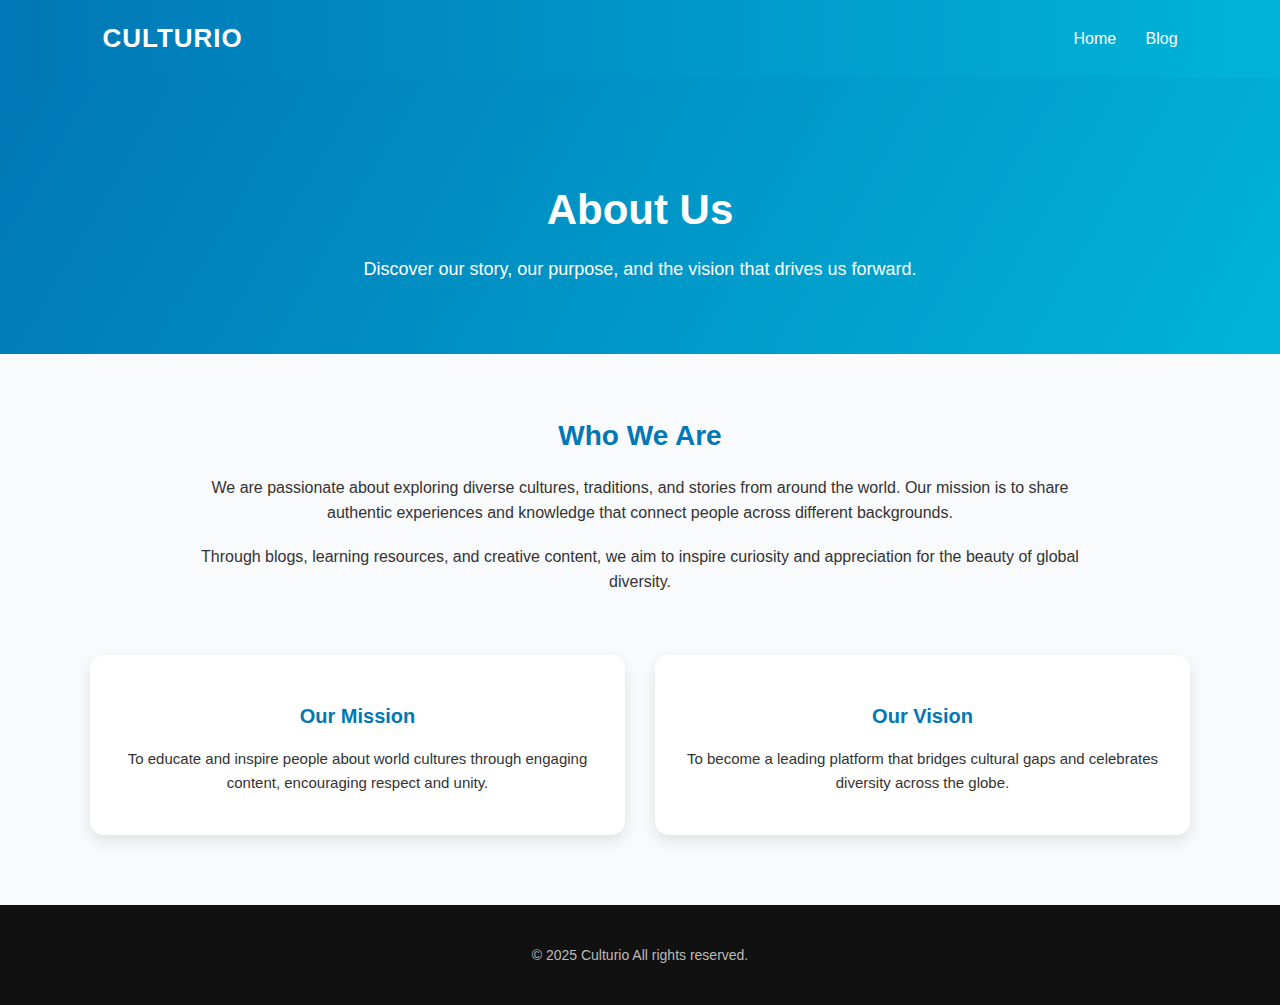
<file: pages/about.html>
<!DOCTYPE html>
<html lang="en">
  <head>
    <meta charset="UTF-8" />
    <title>About Us</title>
    <link rel="stylesheet" href="/styles/about.css" />
  </head>
  <body>
    <header>
      <div class="logo">CULTURIO</div>
      <nav>
        <a href="/index.html">Home</a>
        <a href="/pages/blog.html">Blog</a>
      </nav>
    </header>

    <section class="hero">
      <h1>About Us</h1>
      <p>
        Discover our story, our purpose, and the vision that drives us forward.
      </p>
    </section>

    <section class="about">
      <h2>Who We Are</h2>
      <p>
        We are passionate about exploring diverse cultures, traditions, and
        stories from around the world. Our mission is to share authentic
        experiences and knowledge that connect people across different
        backgrounds.
      </p>
      <p>
        Through blogs, learning resources, and creative content, we aim to
        inspire curiosity and appreciation for the beauty of global diversity.
      </p>
    </section>

    <section class="cards">
      <div class="card">
        <h3>Our Mission</h3>
        <p>
          To educate and inspire people about world cultures through engaging
          content, encouraging respect and unity.
        </p>
      </div>
      <div class="card">
        <h3>Our Vision</h3>
        <p>
          To become a leading platform that bridges cultural gaps and celebrates
          diversity across the globe.
        </p>
      </div>
    </section>

    <footer>
      <p>&copy; 2025 Culturio All rights reserved.</p>
    </footer>
  </body>
</html>
</file>
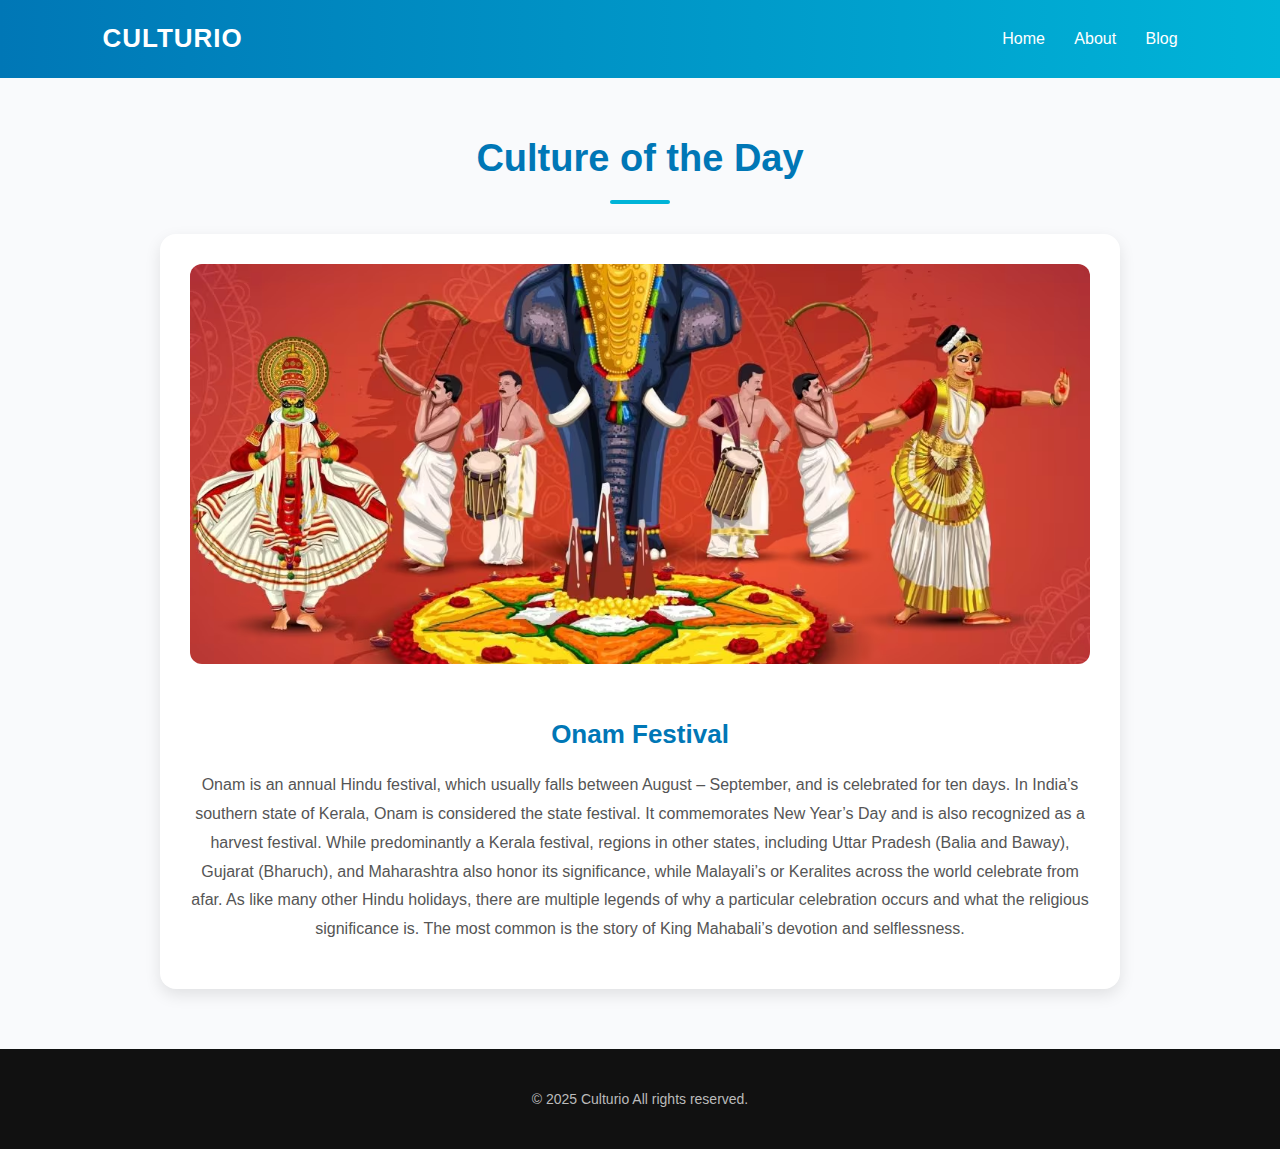
<file: pages/culture.html>
<!DOCTYPE html>
<html lang="en">
  <head>
    <meta charset="UTF-8" />
    <title>Culture of the Day</title>
    <link rel="stylesheet" href="../styles/culture.css" />
  </head>
  <body>
    <header>
      <div class="logo">CULTURIO</div>
      <nav>
        <a href="../index.html">Home</a>
        <a href="../pages/about.html">About</a>
        <a href="../pages/about.html">Blog</a>
      </nav>
    </header>

    <h1 class="page-title">Culture of the Day</h1>

    <section class="culture-container">
      <img src="../assets/CultureDay.avif" alt="Culture of the Day" />
      <h2>Onam Festival</h2>
      <p>
        Onam is an annual Hindu festival, which usually falls between August –
        September, and is celebrated for ten days. In India’s southern state of
        Kerala, Onam is considered the state festival. It commemorates New
        Year’s Day and is also recognized as a harvest festival. While
        predominantly a Kerala festival, regions in other states, including
        Uttar Pradesh (Balia and Baway), Gujarat (Bharuch), and Maharashtra also
        honor its significance, while Malayali’s or Keralites across the world
        celebrate from afar. As like many other Hindu holidays, there are
        multiple legends of why a particular celebration occurs and what the
        religious significance is. The most common is the story of King
        Mahabali’s devotion and selflessness.
      </p>
    </section>

    <footer>
      <p>&copy; 2025 Culturio All rights reserved.</p>
    </footer>
  </body>
</html>
</file>
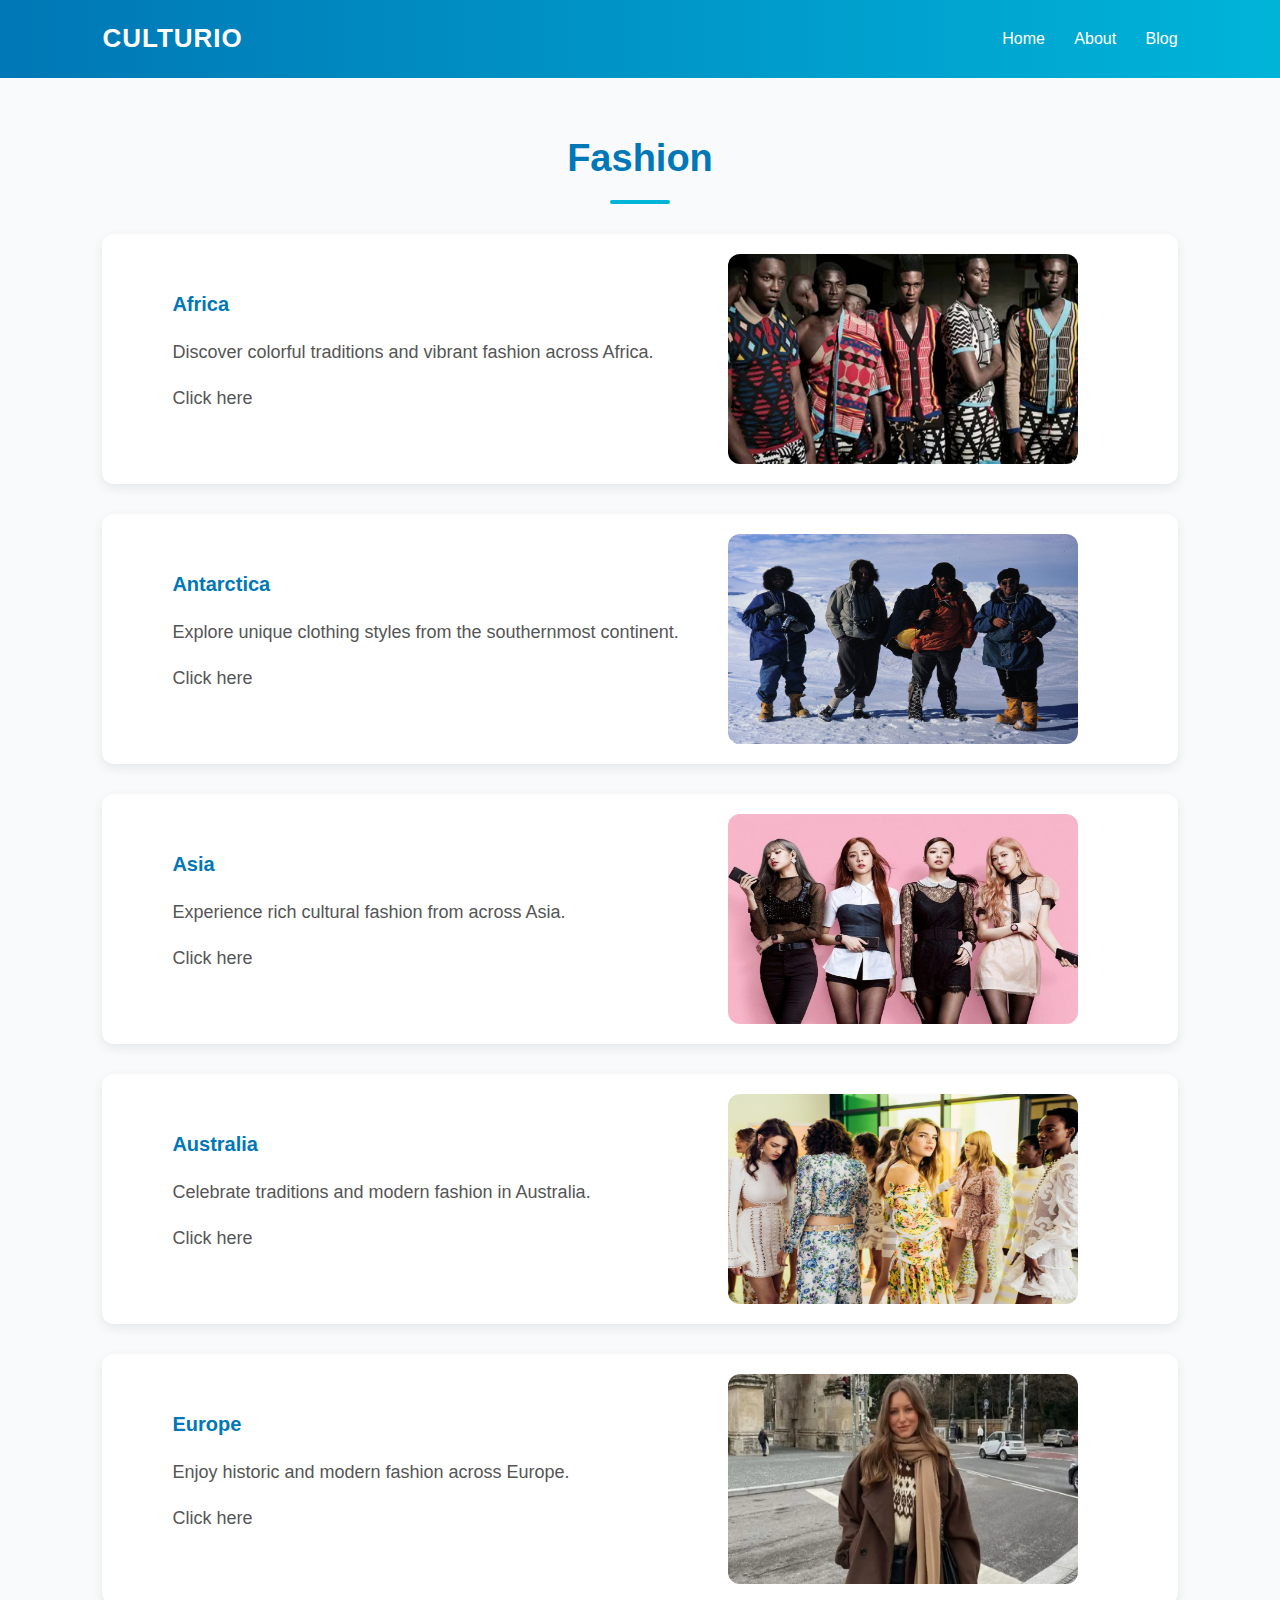
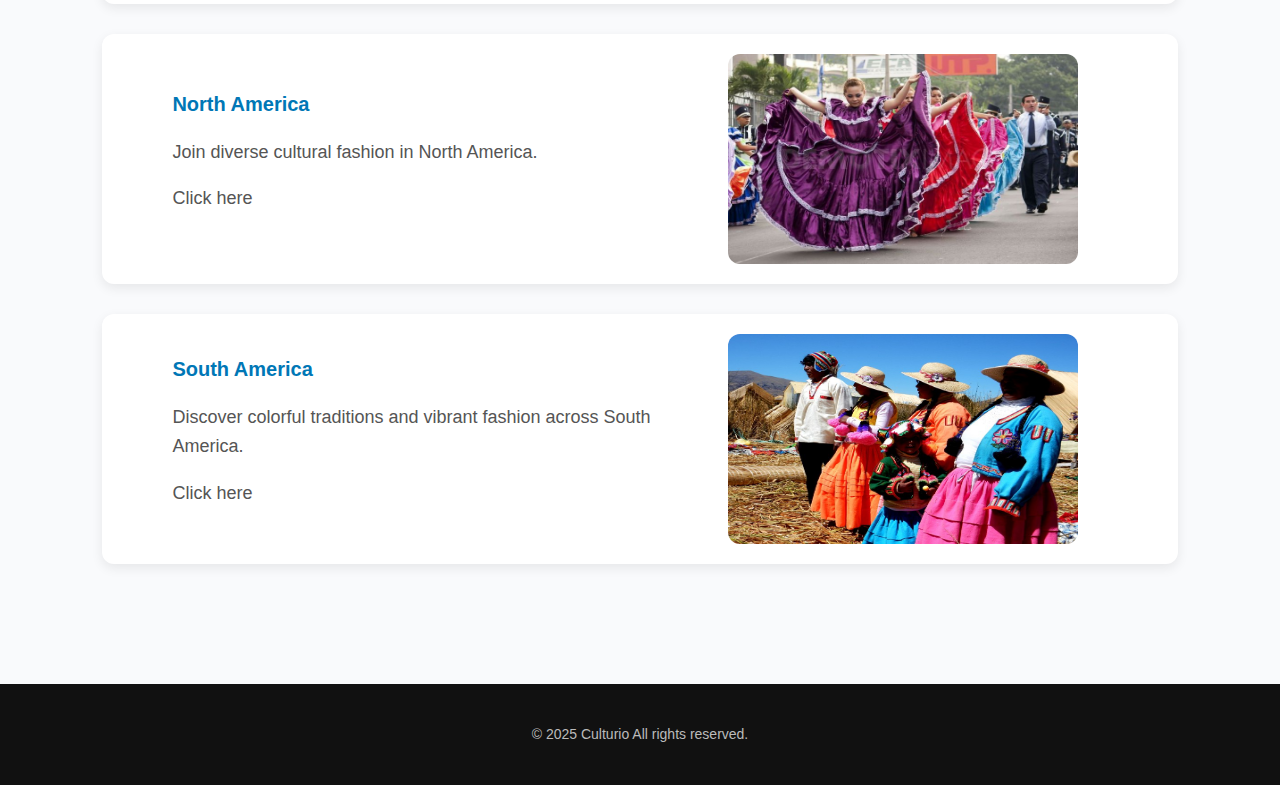
<file: pages/fashion.html>
<!DOCTYPE html>
<html lang="en">
  <head>
    <meta charset="UTF-8" />
    <title>Fashion</title>
    <link rel="stylesheet" href="../styles/cards.css" />
  </head>
  <body>
    <header>
      <div class="logo">CULTURIO</div>
      <nav>
        <a href="../index.html">Home</a>
        <a href="../pages/about.html">About</a>
        <a href="../pages/blog.html">Blog</a>
      </nav>
    </header>

    <h1 class="page-title">Fashion</h1>

    <section class="grid">
      <div class="card">
        <div class="card-content">
          <h3>Africa</h3>
          <p>Discover colorful traditions and vibrant fashion across Africa.</p>
          <a
            href="https://en.wikipedia.org/wiki/Clothing_in_Africa"
            target="_blank"
          >
            <p>Click here</p></a
          >
        </div>
        <img src="../assets/Fashion Africa.webp" alt="Africa Fashion" />
      </div>

      <div class="card">
        <div class="card-content">
          <h3>Antarctica</h3>
          <p>Explore unique clothing styles from the southernmost continent.</p>
          <a
            href="https://www.antarcticaguide.com/antarctica-packing-list/antarctica-clothing"
            target="_blank"
          >
            <p>Click here</p></a
          >
        </div>
        <img src="../assets/Fashion Antarctica.jpg" alt="Antarctica Fashion" />
      </div>

      <div class="card">
        <div class="card-content">
          <h3>Asia</h3>
          <p>Experience rich cultural fashion from across Asia.</p>
          <a
            href="https://fashionhistory.fitnyc.edu/category/asia/"
            target="_blank"
          >
            <p>Click here</p></a
          >
        </div>
        <img src="../assets/Fashion Asia.jpg" alt="Asia Fashion" />
      </div>

      <div class="card">
        <div class="card-content">
          <h3>Australia</h3>
          <p>Celebrate traditions and modern fashion in Australia.</p>
          <a
            href="https://www.encyclopedia.com/fashion/encyclopedias-almanacs-transcripts-and-maps/australian-dress"
            target="_blank"
          >
            <p>Click here</p></a
          >
        </div>
        <img src="../assets/Fashion Australia.jpg" alt="Australia Fashion" />
      </div>

      <div class="card">
        <div class="card-content">
          <h3>Europe</h3>
          <p>Enjoy historic and modern fashion across Europe.</p>
          <a
            href="https://artsandculture.google.com/story/european-through-the-centuries/eQVRWZBT1NvuIg?hl=en"
            target="_blank"
          >
            <p>Click here</p></a
          >
        </div>
        <img src="../assets/Fashion Europe.webp" alt="Europe Fashion" />
      </div>

      <div class="card">
        <div class="card-content">
          <h3>North America</h3>
          <p>Join diverse cultural fashion in North America.</p>
          <a
            href="https://www.encyclopedia.com/fashion/encyclopedias-almanacs-transcripts-and-maps/america-north-history-indigenous-peoples-dress"
            target="_blank"
          >
            <p>Click here</p></a
          >
        </div>
        <img
          src="../assets/Fashion Northamerica.jpg"
          alt="North America Fashion"
        />
      </div>

      <div class="card">
        <div class="card-content">
          <h3>South America</h3>
          <p>
            Discover colorful traditions and vibrant fashion across South
            America.
          </p>
          <a
            href="https://www.encyclopedia.com/fashion/encyclopedias-almanacs-transcripts-and-maps/america-north-history-indigenous-peoples-dress"
            target="_blank"
          >
            <p>Click here</p></a
          >
        </div>
        <img
          src="../assets/Fashion Southamerica.jpg"
          alt="South America Fashion"
        />
      </div>
    </section>

    <footer>
      <p>&copy; 2025 Culturio All rights reserved.</p>
    </footer>
  </body>
</html>
</file>
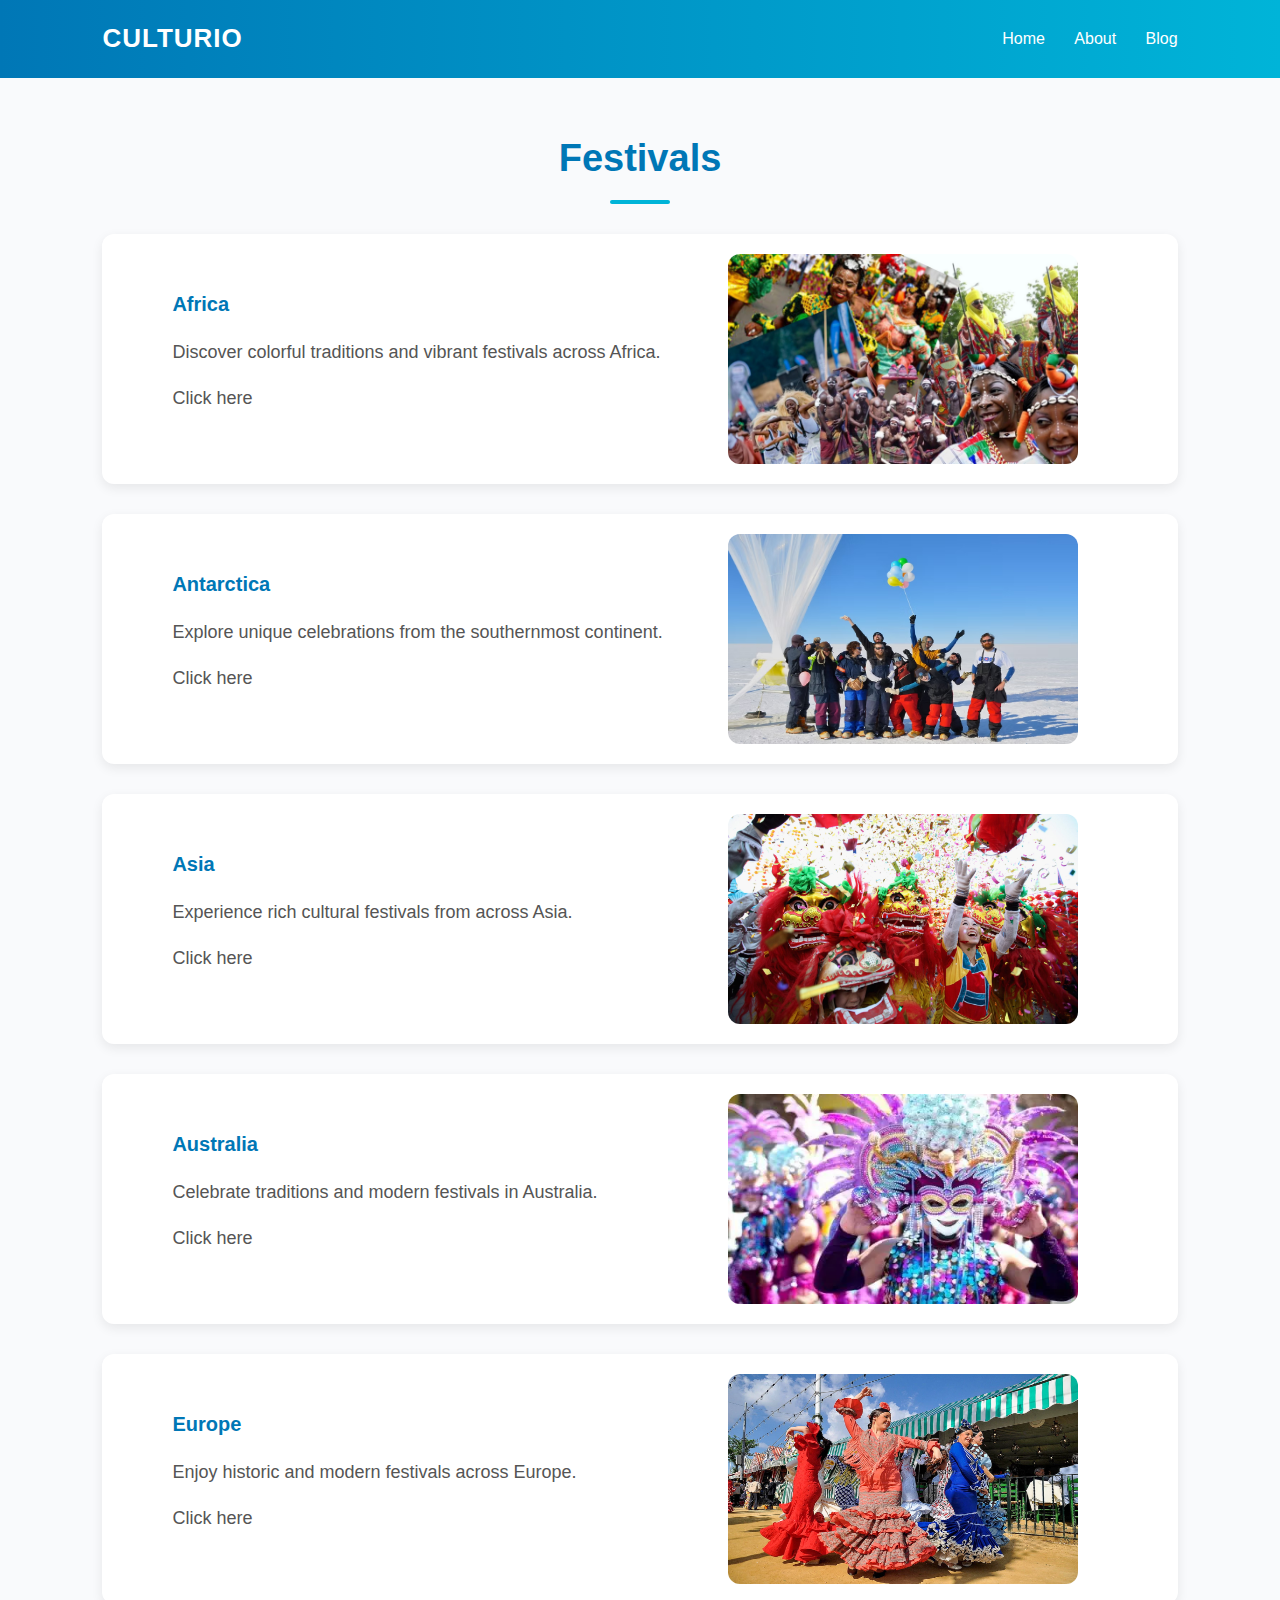
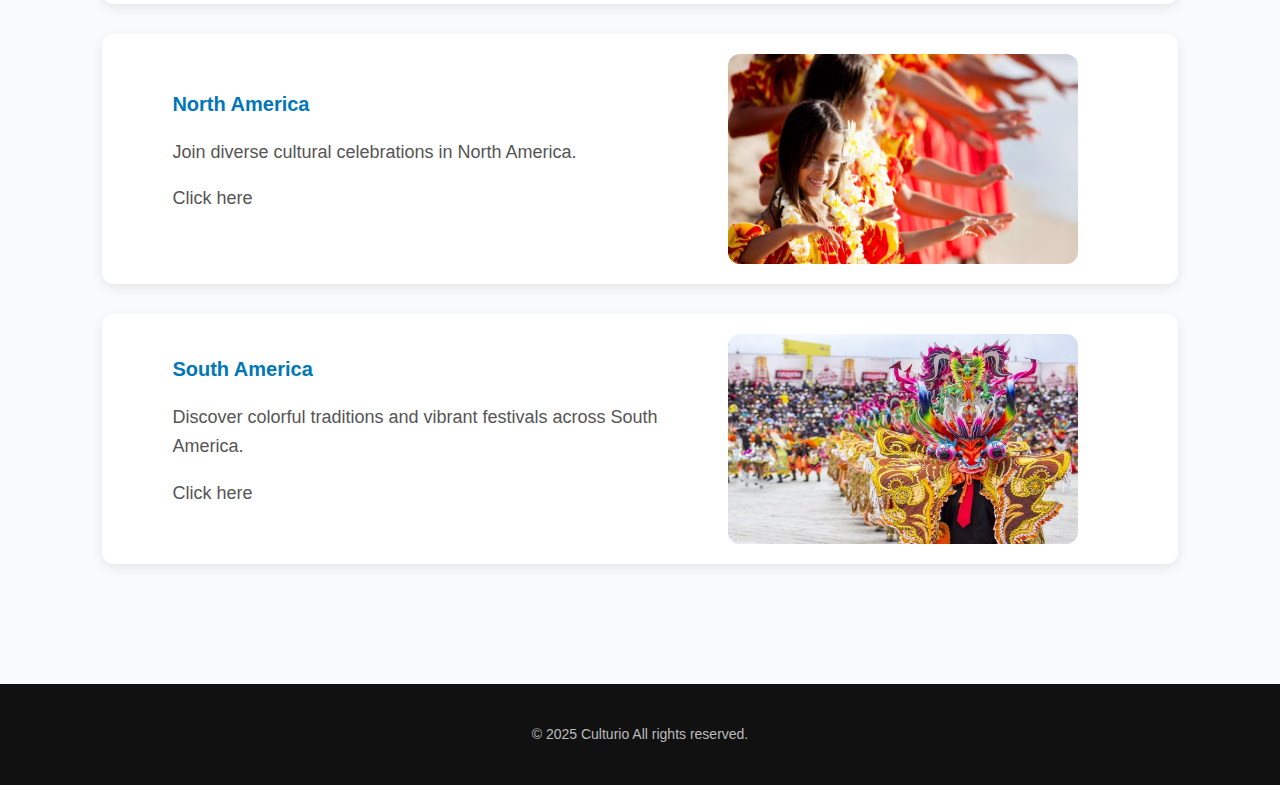
<file: pages/festival.html>
<!DOCTYPE html>
<html lang="en">
  <head>
    <meta charset="UTF-8" />
    <title>Festivals</title>
    <link rel="stylesheet" href="../styles/cards.css" />
  </head>
  <body>
    <header>
      <div class="logo">CULTURIO</div>
      <nav>
        <a href="../index.html">Home</a>
        <a href="../pages/about.html">About</a>
        <a href="../pages/blog.html">Blog</a>
      </nav>
    </header>

    <h1 class="page-title">Festivals</h1>

    <section class="grid">
      <div class="card">
        <div class="card-content">
          <h3>Africa</h3>
          <p>
            Discover colorful traditions and vibrant festivals across Africa.
          </p>
          <a
            href="https://en.wikipedia.org/wiki/Category:Festivals_in_Africa"
            target="_blank"
          >
            <p>Click here</p></a
          >
        </div>
        <img src="../assets/African festival.jpg" alt="Africa Festival" />
      </div>

      <div class="card">
        <div class="card-content">
          <h3>Antarctica</h3>
          <p>Explore unique celebrations from the southernmost continent.</p>
          <a href="https://en.wikipedia.org/wiki/Midwinter_Day" target="_blank">
            <p>Click here</p></a
          >
        </div>
        <img
          src="../assets//Festival Antarctica.avif"
          alt="Antarctica Festival"
        />
      </div>

      <div class="card">
        <div class="card-content">
          <h3>Asia</h3>
          <p>Experience rich cultural festivals from across Asia.</p>
          <a
            href="https://en.wikipedia.org/wiki/List_of_festivals_in_Asia"
            target="_blank"
          >
            <p>Click here</p></a
          >
        </div>
        <img src="../assets//Festival Asia.jpg" alt="Asia Festival" />
      </div>

      <div class="card">
        <div class="card-content">
          <h3>Australia</h3>
          <p>Celebrate traditions and modern festivals in Australia.</p>
          <a
            href="https://en.wikipedia.org/wiki/List_of_festivals_in_Australia"
            target="_blank"
          >
            <p>Click here</p></a
          >
        </div>
        <img src="../assets//Festival Australia.webp" alt="Australia Festival" />
      </div>

      <div class="card">
        <div class="card-content">
          <h3>Europe</h3>
          <p>Enjoy historic and modern festivals across Europe.</p>
          <a
            href="https://en.wikipedia.org/wiki/List_of_festivals_in_Europe"
            target="_blank"
          >
            <p>Click here</p></a
          >
        </div>
        <img src="../assets//Festival Europe.webp" alt="Europe Festival" />
      </div>

      <div class="card">
        <div class="card-content">
          <h3>North America</h3>
          <p>Join diverse cultural celebrations in North America.</p>
          <a
            href="https://en.wikipedia.org/wiki/Category:Festivals_in_North_America_by_country"
            target="_blank"
          >
            <p>Click here</p></a
          >
        </div>
        <img
          src="../assets//Festival Northamerica.avif"
          alt="North America Festival"
        />
      </div>

      <div class="card">
        <div class="card-content">
          <h3>South America</h3>
          <p>
            Discover colorful traditions and vibrant festivals across South
            America.
          </p>
          <a
            href="https://en.wikipedia.org/wiki/List_of_festivals_in_South_America"
            target="_blank"
          >
            <p>Click here</p></a
          >
        </div>
        <img
          src="../assets//Festival Southamerica.jpg"
          alt="South America Festival"
        />
      </div>
    </section>

    <footer>
      <p>&copy; 2025 Culturio All rights reserved.</p>
    </footer>
  </body>
</html>
</file>
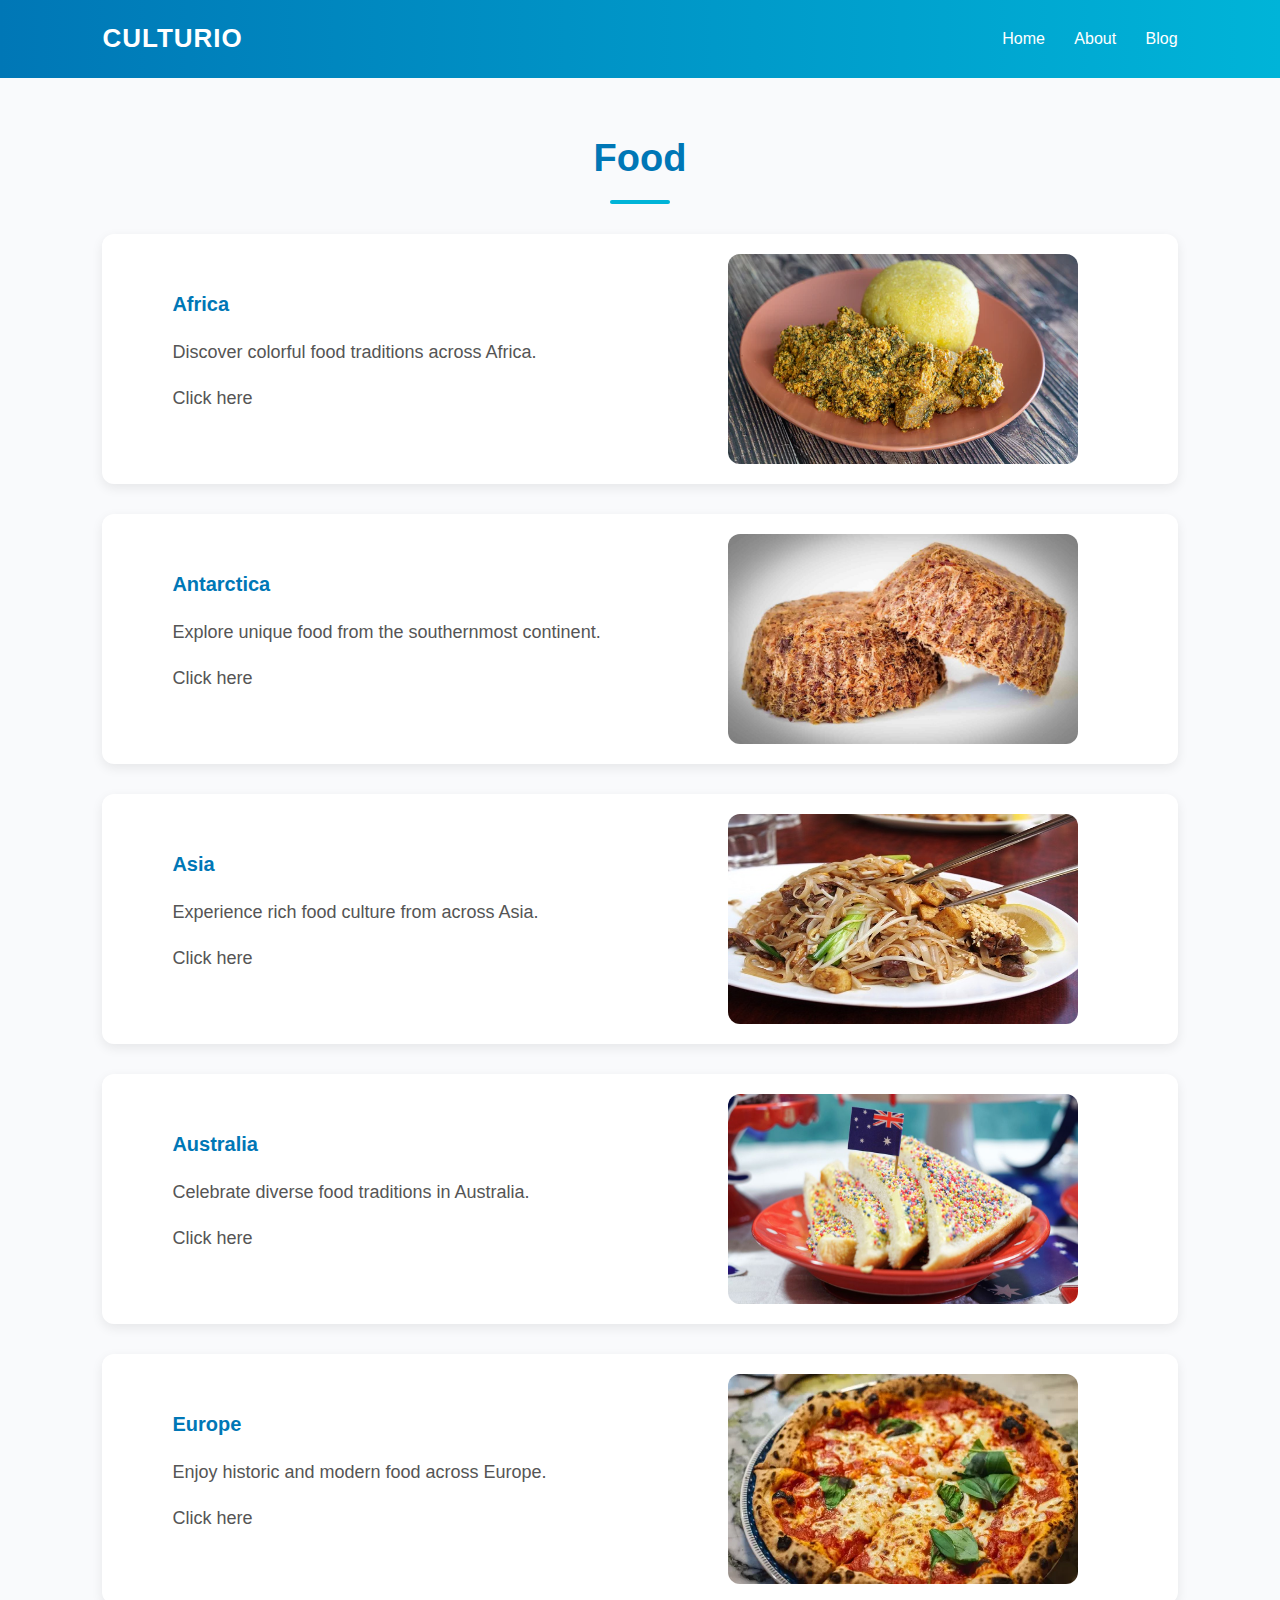
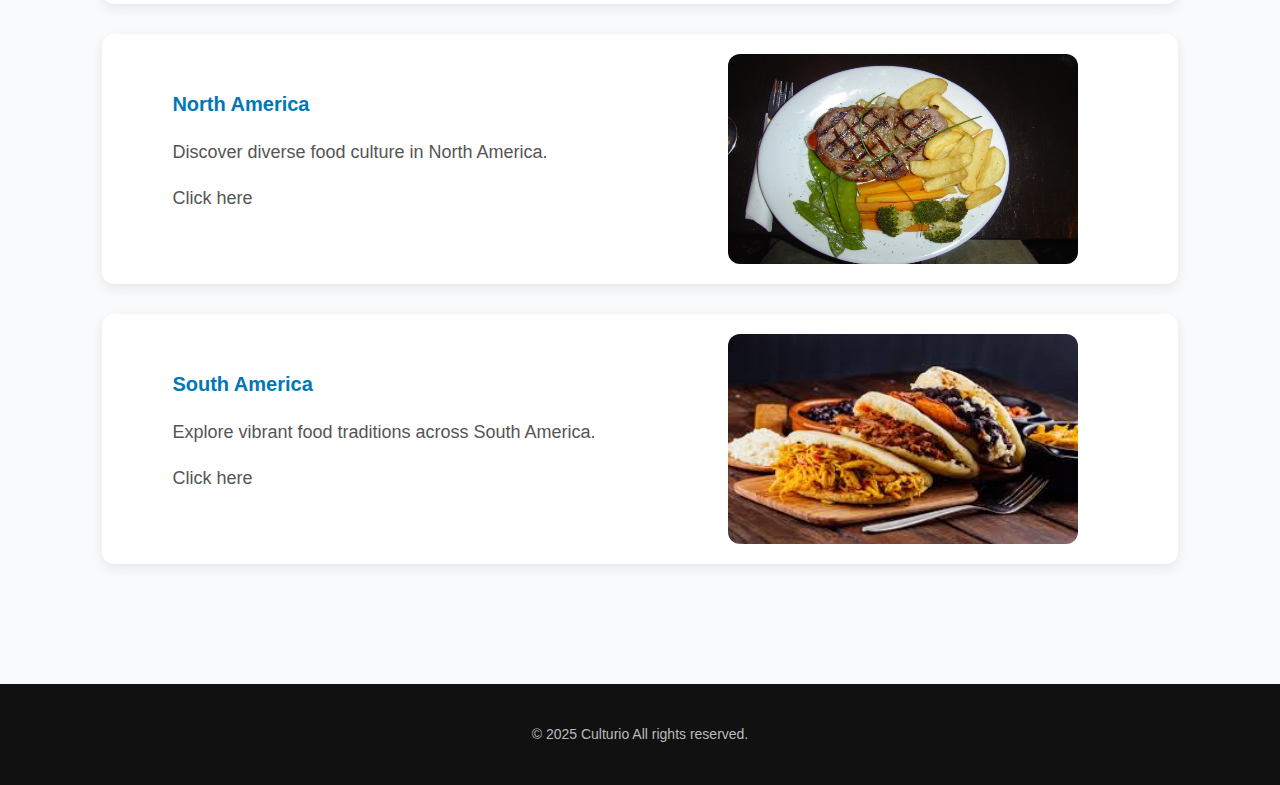
<file: pages/food.html>
<!DOCTYPE html>
<html lang="en">
  <head>
    <meta charset="UTF-8" />
    <title>Food</title>
    <link rel="stylesheet" href="/styles/cards.css" />
  </head>
  <body>
    <header>
      <div class="logo">CULTURIO</div>
      <nav>
        <a href="/index.html">Home</a>
        <a href="/pages/about.html">About</a>
        <a href="/pages/blog.html">Blog</a>
      </nav>
    </header>

    <h1 class="page-title">Food</h1>

    <section class="grid">
      <div class="card">
        <div class="card-content">
          <h3>Africa</h3>
          <p>Discover colorful food traditions across Africa.</p>
          <a
            href="https://en.wikipedia.org/wiki/List_of_African_dishes"
            target="_blank"
          >
            <p>Click here</p>
          </a>
        </div>
        <img src="/assets/Food Africa.webp" alt="Africa Food" />
      </div>

      <div class="card">
        <div class="card-content">
          <h3>Antarctica</h3>
          <p>Explore unique food from the southernmost continent.</p>
          <a
            href="https://www.southamerica.travel/antarctica/travel-info/drink"
            target="_blank"
          >
            <p>Click here</p>
          </a>
        </div>
        <img src="/assets/Food Antarctica.jpg" alt="Antarctica Food" />
      </div>

      <div class="card">
        <div class="card-content">
          <h3>Asia</h3>
          <p>Experience rich food culture from across Asia.</p>
          <a href="https://en.wikipedia.org/wiki/Asian_cuisine" target="_blank">
            <p>Click here</p>
          </a>
        </div>
        <img src="/assets/Food Asia.jpg" alt="Asia Food" />
      </div>

      <div class="card">
        <div class="card-content">
          <h3>Australia</h3>
          <p>Celebrate diverse food traditions in Australia.</p>
          <a
            href="https://en.wikipedia.org/wiki/Australian_cuisine"
            target="_blank"
          >
            <p>Click here</p>
          </a>
        </div>
        <img
          src="/assets/Food Australia.au_fs_3f67bae5-addc-4b3e-8062-fa629f8ac5b0"
          alt="Australia Food"
        />
      </div>

      <div class="card">
        <div class="card-content">
          <h3>Europe</h3>
          <p>Enjoy historic and modern food across Europe.</p>
          <a
            href="https://en.wikipedia.org/wiki/European_cuisine"
            target="_blank"
          >
            <p>Click here</p>
          </a>
        </div>
        <img src="/assets/Food Europe.webp" alt="Europe Food" />
      </div>

      <div class="card">
        <div class="card-content">
          <h3>North America</h3>
          <p>Discover diverse food culture in North America.</p>
          <a
            href="https://en.wikipedia.org/wiki/North_American_cuisine"
            target="_blank"
          >
            <p>Click here</p>
          </a>
        </div>
        <img src="/assets/Food NorthAmerica.jpg" alt="North America Food" />
      </div>

      <div class="card">
        <div class="card-content">
          <h3>South America</h3>
          <p>Explore vibrant food traditions across South America.</p>
          <a
            href="https://en.wikipedia.org/wiki/South_American_cuisine"
            target="_blank"
          >
            <p>Click here</p>
          </a>
        </div>
        <img src="/assets/Food SouthAmerica.jpg" alt="South America Food" />
      </div>
    </section>

    <footer>
      <p>&copy; 2025 Culturio All rights reserved.</p>
    </footer>
  </body>
</html>
</file>
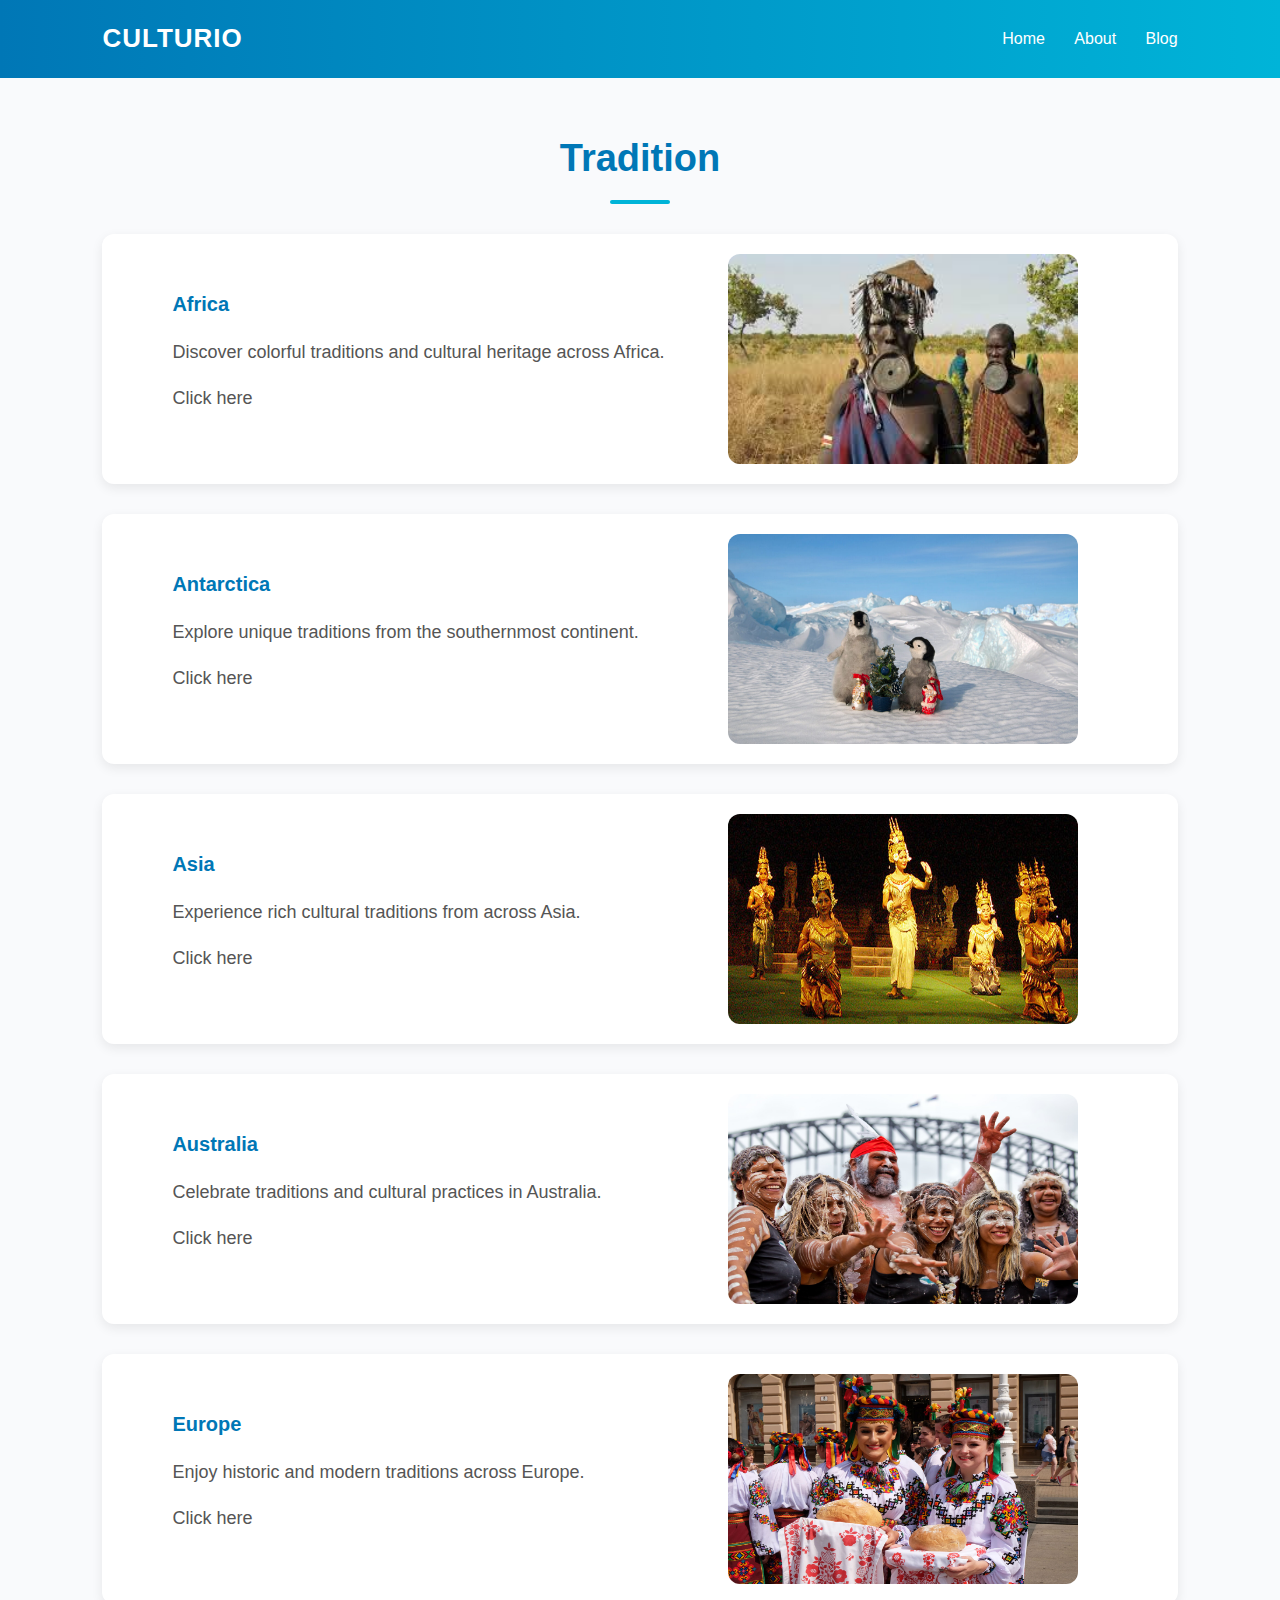
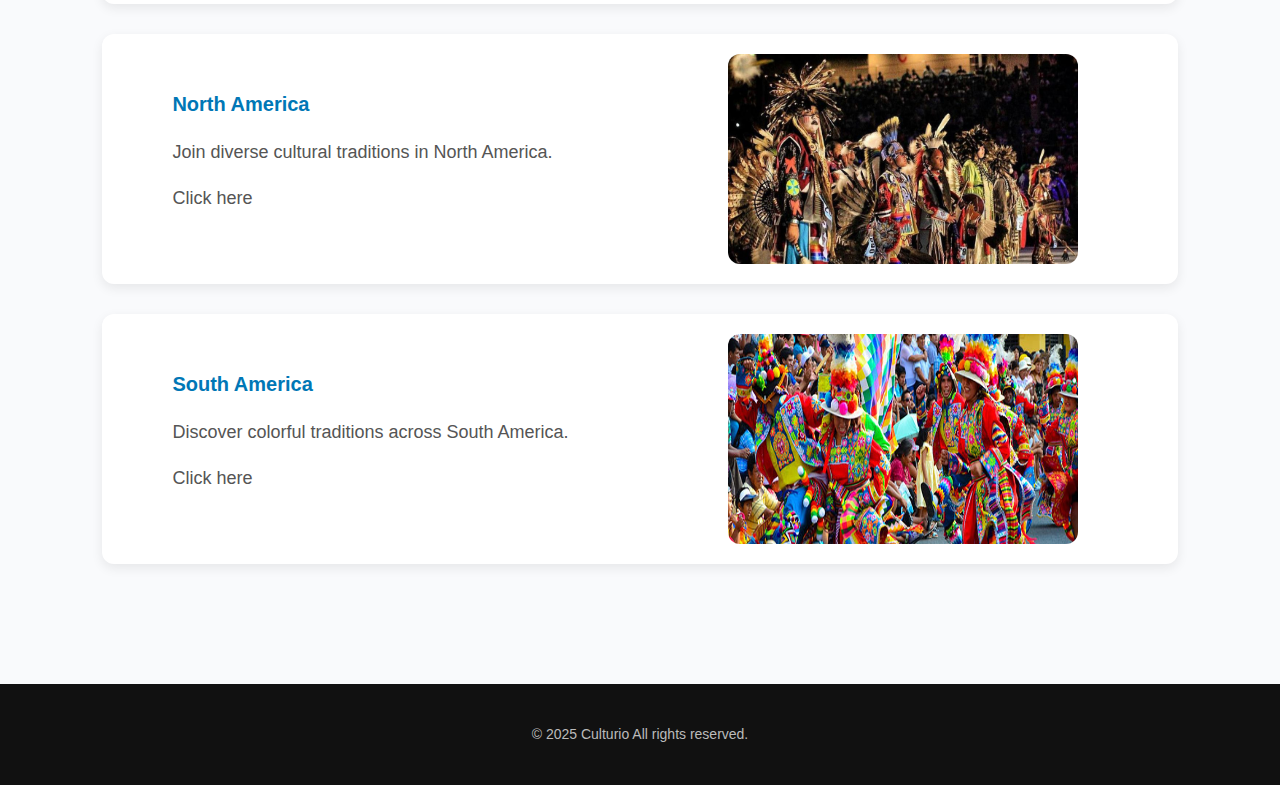
<file: pages/traditions.html>
<!DOCTYPE html>
<html lang="en">
  <head>
    <meta charset="UTF-8" />
    <title>Traditions</title>
    <link rel="stylesheet" href="../styles/cards.css" />
  </head>
  <body>
    <header>
      <div class="logo">CULTURIO</div>
      <nav>
        <a href="../index.html">Home</a>
        <a href="../pages/about.html">About</a>
        <a href="../pages/blog.html">Blog</a>
      </nav>
    </header>

    <h1 class="page-title">Tradition</h1>

    <section class="grid">
      <div class="card">
        <div class="card-content">
          <h3>Africa</h3>
          <p>
            Discover colorful traditions and cultural heritage across Africa.
          </p>
          <a
            href="https://en.wikipedia.org/wiki/Culture_of_Africa"
            target="_blank"
            ><p>Click here</p></a
          >
        </div>
        <img src="../assets/Tradition Africa.jpg" alt="Africa Tradition" />
      </div>

      <div class="card">
        <div class="card-content">
          <h3>Antarctica</h3>
          <p>Explore unique traditions from the southernmost continent.</p>
          <a
            href="https://www.antarcticacruises.com/guide/antarctica-culture-traditions-and-celebrations"
            target="_blank"
            ><p>Click here</p></a
          >
        </div>
        <img
          src="../assets/Tradition Antarctica.jpg"
          alt="Antarctica Tradition"
        />
      </div>

      <div class="card">
        <div class="card-content">
          <h3>Asia</h3>
          <p>Experience rich cultural traditions from across Asia.</p>
          <a
            href="https://en.wikipedia.org/wiki/Culture_of_Asia"
            target="_blank"
            ><p>Click here</p></a
          >
        </div>
        <img src="../assets/Tradition Asia.jpg" alt="Asia Tradition" />
      </div>

      <div class="card">
        <div class="card-content">
          <h3>Australia</h3>
          <p>Celebrate traditions and cultural practices in Australia.</p>
          <a
            href="https://en.wikipedia.org/wiki/Culture_of_Australia"
            target="_blank"
            ><p>Click here</p></a
          >
        </div>
        <img src="../assets/Tradition Australia.jpg" alt="Australia Tradition" />
      </div>

      <div class="card">
        <div class="card-content">
          <h3>Europe</h3>
          <p>Enjoy historic and modern traditions across Europe.</p>
          <a
            href="https://en.wikipedia.org/wiki/Culture_of_Europe"
            target="_blank"
            ><p>Click here</p></a
          >
        </div>
        <img src="../assets/Tradition Europe.jpg" alt="Europe Tradition" />
      </div>

      <div class="card">
        <div class="card-content">
          <h3>North America</h3>
          <p>Join diverse cultural traditions in North America.</p>
          <a
            href="https://en.wikipedia.org/wiki/Culture_of_North_America"
            target="_blank"
            ><p>Click here</p></a
          >
        </div>
        <img
          src="../assets/Tradition Northamerica.jpg"
          alt="North America Tradition"
        />
      </div>

      <div class="card">
        <div class="card-content">
          <h3>South America</h3>
          <p>Discover colorful traditions across South America.</p>
          <a
            href="https://en.wikipedia.org/wiki/Culture_of_South_America"
            target="_blank"
            ><p>Click here</p></a
          >
        </div>
        <img
          src="../assets/Tradition Southamerica.jpg"
          alt="South America Tradition"
        />
      </div>
    </section>

    <footer>
      <p>&copy; 2025 Culturio All rights reserved.</p>
    </footer>
  </body>
</html>
</file>
<file: styles/about.css>
body {
  font-family: "Poppins", sans-serif;
  margin: 0;
  background: #f9fafc;
  color: #333;
  line-height: 1.6;
}

h1,
h2,
h3 {
  font-weight: 600;
}

a {
  text-decoration: none;
  transition: color 0.3s ease;
}

header {
  display: flex;
  justify-content: space-between;
  align-items: center;
  padding: 18px 8%;
  background: linear-gradient(90deg, #0077b6, #00b4d8);
  color: white;
  position: sticky;
  top: 0;
  z-index: 1000;
}

header .logo {
  font-weight: 700;
  font-size: 26px;
  letter-spacing: 1px;
}

nav a {
  color: white;
  margin-left: 25px;
  font-weight: 500;
}

nav a:hover {
  color: #ffdd57;
}

.hero {
  text-align: center;
  padding: 70px 20px;
  background: linear-gradient(120deg, #0077b6, #00b4d8);
  color: white;
}

.hero h1 {
  font-size: 42px;
  margin-bottom: 12px;
}

.hero p {
  font-size: 18px;
  max-width: 700px;
  margin: 0 auto;
}

.about {
  max-width: 900px;
  margin: 60px auto;
  padding: 0 20px;
  text-align: center;
}

.about h2 {
  font-size: 28px;
  color: #0077b6;
  margin-bottom: 15px;
}

.about p {
  font-size: 16px;
  margin-bottom: 18px;
}

.cards {
  display: grid;
  grid-template-columns: repeat(auto-fit, minmax(300px, 1fr));
  gap: 30px;
  max-width: 1100px;
  margin: 0 auto 70px;
  padding: 0 20px;
}

.card {
  background: white;
  border-radius: 14px;
  padding: 25px;
  box-shadow: 0 6px 16px rgba(0, 0, 0, 0.1);
  text-align: center;
  transition: transform 0.3s ease;
}

.card:hover {
  transform: translateY(-5px);
}

.card h3 {
  font-size: 20px;
  color: #0077b6;
  margin-bottom: 12px;
}

.card p {
  font-size: 15px;
}

footer {
  background: #111;
  color: #bbb;
  text-align: center;
  padding: 25px;
  font-size: 14px;
}
</file>
<file: styles/culture.css>
body {
  font-family: "Poppins", sans-serif;
  margin: 0;
  background: #f9fafc;
  color: #333;
  line-height: 1.6;
}

h1,
h2,
h3 {
  font-weight: 600;
}

a {
  transition: color 0.3s ease;
  text-decoration: none;
}

header {
  display: flex;
  justify-content: space-between;
  align-items: center;
  padding: 18px 8%;
  background: linear-gradient(90deg, #0077b6, #00b4d8);
  color: white;
  position: sticky;
  top: 0;
  z-index: 1000;
}

header .logo {
  font-weight: 700;
  font-size: 26px;
  letter-spacing: 1px;
}

nav a {
  color: white;
  margin-left: 25px;
  font-weight: 500;
}

nav a:hover {
  color: #ffdd57;
}

.page-title {
  text-align: center;
  font-size: 38px;
  margin: 50px 0 30px;
  color: #0077b6;
}

.page-title::after {
  content: "";
  width: 60px;
  height: 4px;
  background: #00b4d8;
  display: block;
  margin: 12px auto 0;
  border-radius: 2px;
}

.culture-container {
  max-width: 900px;
  margin: 0 auto 60px;
  background: white;
  border-radius: 16px;
  padding: 30px;
  box-shadow: 0 6px 16px rgba(0, 0, 0, 0.1);
  text-align: center;
}

.culture-container img {
  width: 100%;
  max-height: 400px;
  object-fit: cover;
  border-radius: 12px;
  margin-bottom: 20px;
}

.culture-container h2 {
  font-size: 26px;
  color: #0077b6;
  margin-bottom: 15px;
}

.culture-container p {
  font-size: 16px;
  color: #555;
  margin-bottom: 15px;
  line-height: 1.8;
}

footer {
  background: #111;
  color: #bbb;
  text-align: center;
  padding: 25px;
  margin-top: 60px;
  font-size: 14px;
}
</file>
<file: styles/cards.css>
body {
  font-family: "Poppins", sans-serif;
  margin: 0;
  background: #f9fafc;
  color: #333;
  line-height: 1.6;
}

h1,
h2,
h3 {
  font-weight: 600;
}

a {
  transition: color 0.3s ease;
  text-decoration: none;
}

header {
  display: flex;
  justify-content: space-between;
  align-items: center;
  padding: 18px 8%;
  background: linear-gradient(90deg, #0077b6, #00b4d8);
  color: white;
  position: sticky;
  top: 0;
  z-index: 1000;
}

header .logo {
  font-weight: 700;
  font-size: 26px;
  letter-spacing: 1px;
}

nav a {
  color: white;
  margin-left: 25px;
  font-weight: 500;
}

nav a:hover {
  color: #ffdd57;
}

.page-title {
  text-align: center;
  font-size: 38px;
  margin: 50px 0 30px;
  color: #0077b6;
}

.page-title::after {
  content: "";
  width: 60px;
  height: 4px;
  background: #00b4d8;
  display: block;
  margin: 12px auto 0;
  border-radius: 2px;
}

.grid {
  display: flex;
  flex-direction: column;
  gap: 30px;
  padding: 0 8% 60px;
}

.card {
  display: flex;
  align-items: center;
  justify-content: space-between;
  background: white;
  border-radius: 12px;
  overflow: hidden;
  box-shadow: 0 4px 12px rgba(0, 0, 0, 0.08);
  transition: transform 0.3s ease, box-shadow 0.3s ease;
  padding: 20px;
}

.card:hover {
  transform: translateY(-8px);
  box-shadow: 0 8px 20px rgba(0, 0, 0, 0.12);
}

.card img {
  height: 210px;
  width: 350px;
  border-radius: 12px;
  margin: 0;
  margin-right: 80px;
}

.card-content {
  flex: 1;
  padding-right: 20px;
}

.card-content h3 {
  text-align: left;
  color: #0077b6;
  margin: 0 0 10px;
  font-size: 20px;
  margin-left: 50px;
}

.card-content p {
  text-align: left;
  color: #555;
  font-size: 15px;
  margin-left: 50px;
  font-size: large;
}

footer {
  background: #111;
  color: #bbb;
  text-align: center;
  padding: 25px;
  margin-top: 60px;
  font-size: 14px;
}
</file>
